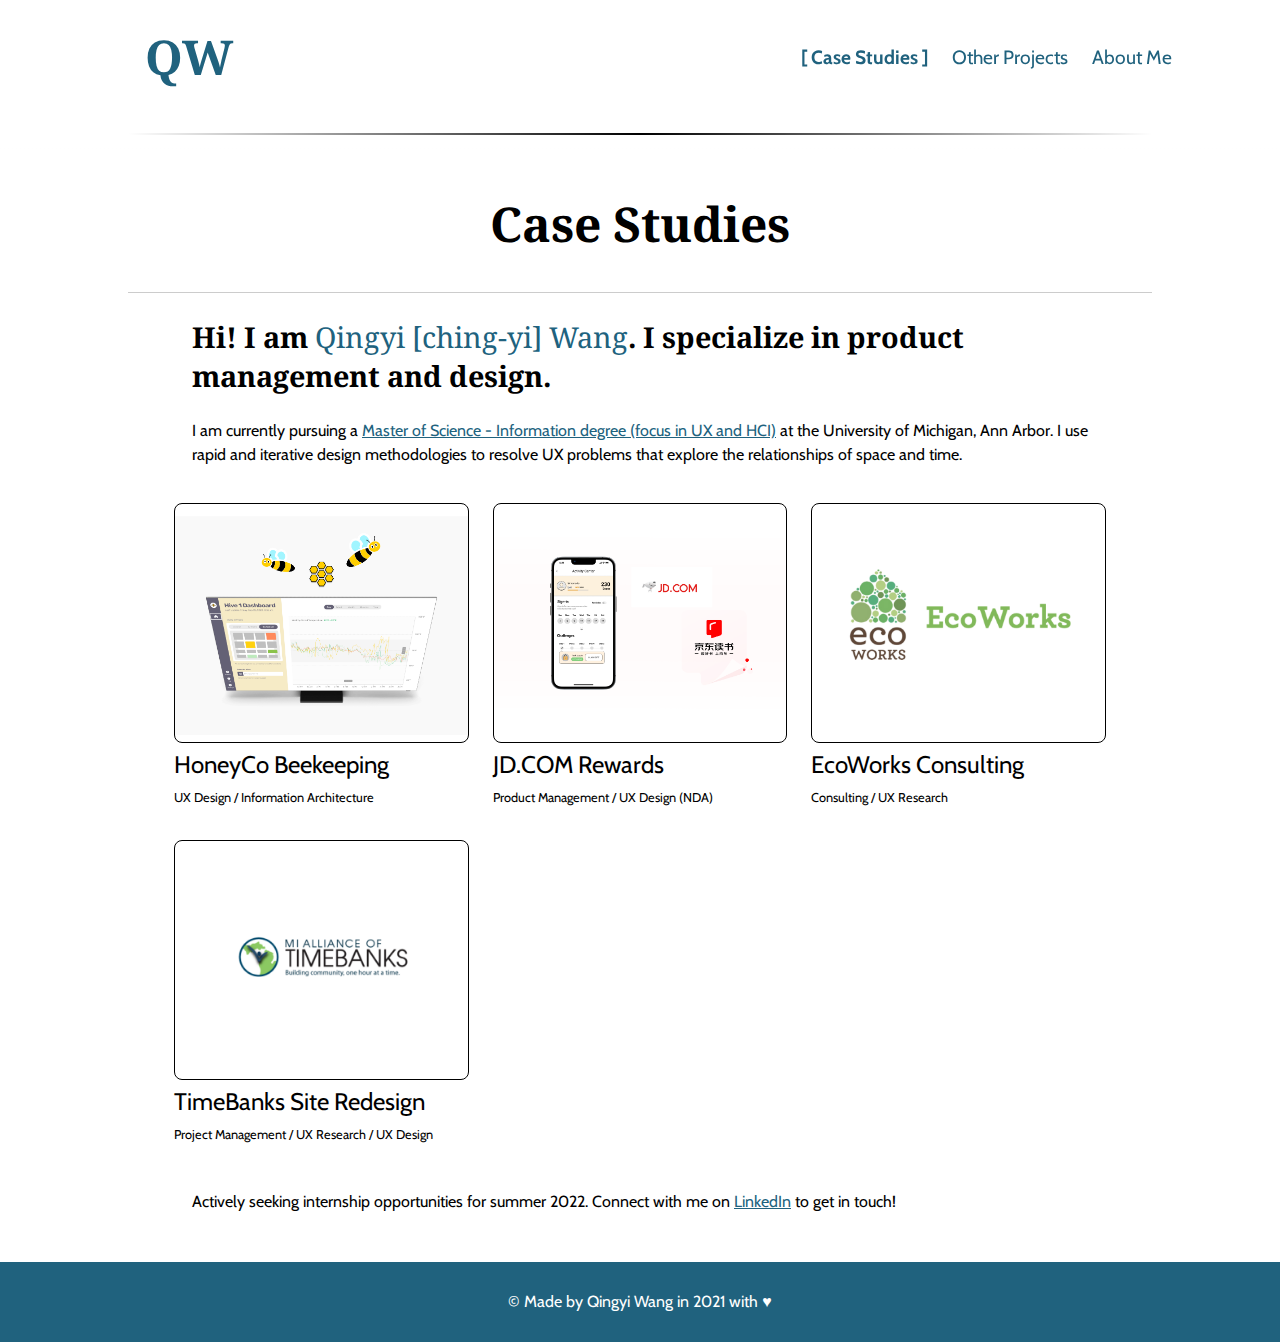
<file: index.html>
<!DOCTYPE html>
<html lang="en">
    <head>
        <meta charset="utf-8">
        <meta name="viewport" content="width=device-width, initial-scale=1">
        <link rel="shortcut icon" href="images/favicon.png" type="image/x-icon">
        <link rel="stylesheet" type="text/css" href="css/html5reset.css">
        <link rel="stylesheet" type="text/css" href="css/style.css">
        <link rel="stylesheet" href="https://fonts.googleapis.com/css?family=Noto+Serif">
        <link rel="stylesheet" href="https://fonts.googleapis.com/css?family=Cabin">
        <script src="js/menu.js" defer></script>
        <title> Qingyi Wang - Cases </title>

        <!-- Global site tag (gtag.js) - Google Analytics -->
        <script async src="https://www.googletagmanager.com/gtag/js?id=G-PHNY5TTPVH"></script>
        <script>
        window.dataLayer = window.dataLayer || [];
        function gtag(){dataLayer.push(arguments);}
        gtag('js', new Date());
        gtag('config', 'G-PHNY5TTPVH');
        </script>
    </head>

    <body>
        <header>
            <a class="skip-key" href="#content">Skip to content</a>
            <nav class = "navbar">
                <h1 class = "my-initials">QW</h1>
                <div class = "icon-wrapper">
                    <img class = "menu-icon" src="images/hamburger_icon.svg" alt="navigation-menu" tabindex=0>
                </div>
                <hr class="nav-divider">
                <div class="nav-links-container">
                    <div class="nav-links">
                        <a id="case-studies-link" class="current-page-link" href="index.html">[ Case Studies ]</a>
                        <a id="other-projects-link" href="projects.html">Other Projects</a>
                        <a id="about-me-link" href="about.html">About Me</a>
                    </div>
                <hr class="nav-divider nav-divider-mobile">
                </div>
            </nav>
        </header>
        <main id="content">
            <h1 class="page-title">Case Studies</h1>
            <hr>

            <div class="content-box">
                <h2>Hi! I am <span id="name">Qingyi [ching-yi] Wang</span>. I specialize in product management and design.</h2>

                <p>I am currently pursuing a <a href="https://www.si.umich.edu/">Master of Science - Information degree (focus in UX and HCI)</a> at the University of Michigan, Ann Arbor. I use rapid and iterative design methodologies to resolve UX problems that explore the relationships of space and time.</p>
            </div>
            
            <div class = "case-studies-gallery">
                <div class = "case-study case-1">
                    <a class = "case-study-link" href="honeyco.html">
                        <img class = "case-thumbnail" src="images/honey-portfolio-cover.png" alt="honeyco-case-study">
                    </a>
                    <p class="case-name">HoneyCo Beekeeping</p>
                    <p class="case-type">UX Design / Information Architecture</p>
                </div>

                <div class = "case-study case-2">
                    <a class = "case-study-link" href="jd.html">
                        <img class = "case-thumbnail" src="images/jd-portfolio-cover.png" alt="jd-dot-com-case-study">
                    </a>
                    <p class="case-name">JD.COM Rewards</p>
                    <p class="case-type">Product Management / UX Design (NDA)</p>
                </div>

                <div class = "case-study case-3">
                    <a class = "case-study-link" href="ecoworks.html">
                        <img class = "case-thumbnail" src="images/ecoworks/ecoworks-thumb.png" alt="ecoworks-case-study">
                    </a>
                    <p class="case-name">EcoWorks Consulting</p>
                    <p class="case-type">Consulting / UX Research</p>
                </div>

                <div class = "case-study case-4">
                    <a class = "case-study-link" href="timebanks.html">
                        <img class = "case-thumbnail" src="images/mitb/mitb-thumb.png" alt="timebanks-case-study">
                    </a>
                    <p class="case-name">TimeBanks Site Redesign</p>
                    <p class="case-type">Project Management / UX Research / UX Design</p>
                </div>
            </div>
            
            <div class="content-box">
                <p>Actively seeking internship opportunities for summer 2022. Connect with me on <a href="https://www.linkedin.com/in/wangqingyi/">LinkedIn</a> to get in touch!</p>
            </div>
            

        </main>

        <footer>
            <div class="footer-container">
                <p class="footer-text"> &copy; Made by Qingyi Wang in 2021 with &hearts; </p>
            </div>
        </footer>
    </body>

    <!-- 
        Attributions: 

            Received help from https://www.w3schools.com/howto/howto_js_mobile_navbar.asp for collapsible mobile nav bar

            Received help from https://www.w3schools.com/howto/howto_css_flip_card.asp for flip card implementation

            Hamburger icon: By Timothy Miller - https://www.iconfinder.com/icons/134216/hamburger_lines_menu_icon, Public Domain, https://commons.wikimedia.org/w/index.php?curid=50764696

    -->
</file>
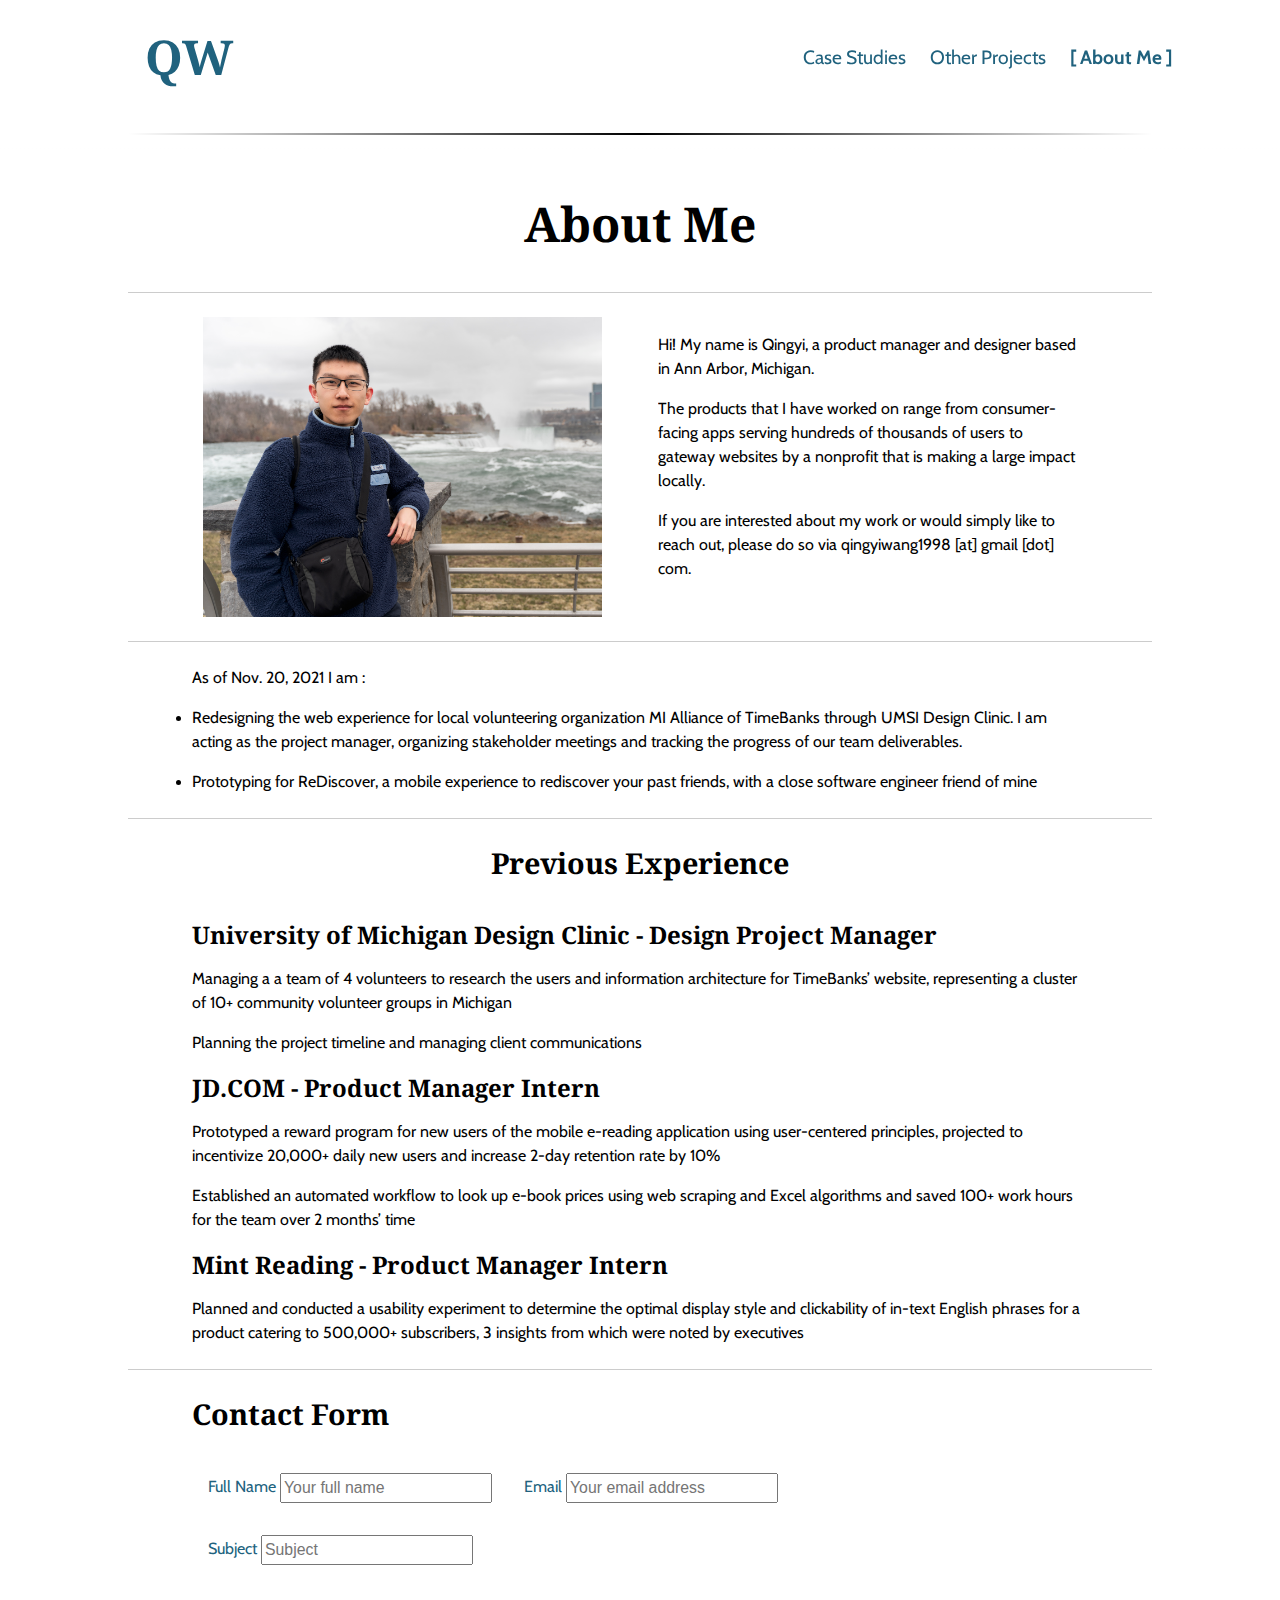
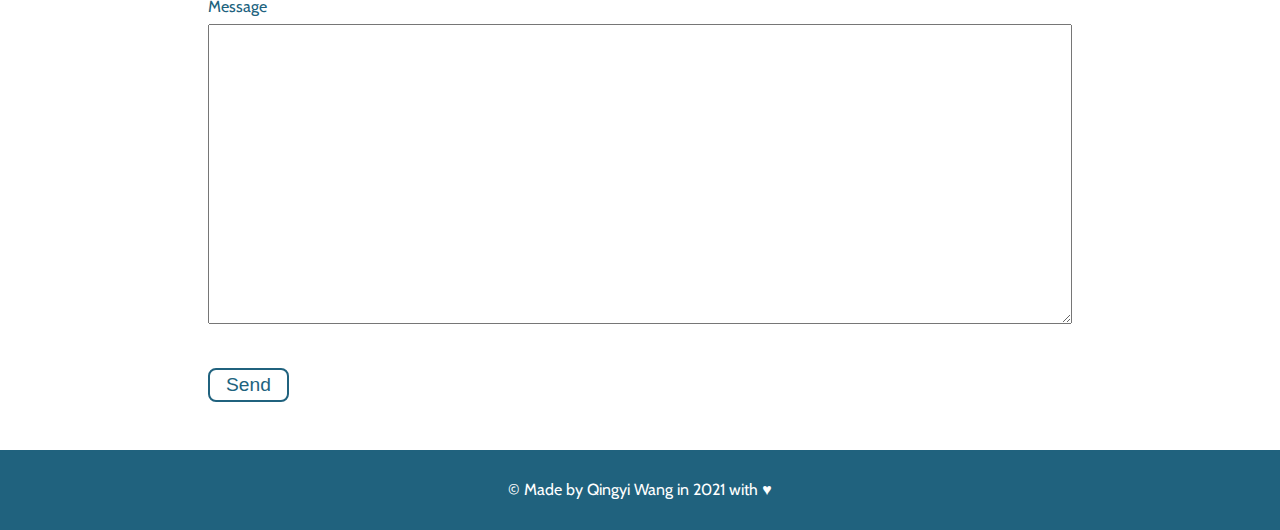
<file: about.html>
<!DOCTYPE html>
<html lang="en">

<head>
    <meta charset="utf-8">
    <meta name="viewport" content="width=device-width, initial-scale=1">
    <link rel="shortcut icon" href="images/favicon.png" type="image/x-icon" aria-label="favicon-letter-q">
    <link rel="stylesheet" type="text/css" href="css/html5reset.css">
    <link rel="stylesheet" type="text/css" href="css/style.css">
    <link rel="stylesheet" href="https://fonts.googleapis.com/css?family=Noto+Serif">
    <link rel="stylesheet" href="https://fonts.googleapis.com/css?family=Cabin">
    <script src="js/menu.js" defer></script>
    <title> Qingyi Wang - About Me </title>

    <!-- Global site tag (gtag.js) - Google Analytics -->
    <script async src="https://www.googletagmanager.com/gtag/js?id=G-PHNY5TTPVH"></script>
    <script>
        window.dataLayer = window.dataLayer || [];

        function gtag() {
            dataLayer.push(arguments);
        }
        gtag('js', new Date());
        gtag('config', 'G-PHNY5TTPVH');
    </script>
</head>

<body>
    <header>
        <a class="skip-key" href="#content">Skip to content</a>
        <nav class="navbar">
            <h1 class="my-initials">QW</h1>
            <div class="icon-wrapper">
                <img class="menu-icon" src="images/hamburger_icon.svg" alt="navigation-menu" tabindex=0>
            </div>
            <hr class="nav-divider">
            <div class="nav-links-container">
                <div class="nav-links">
                    <a id="case-studies-link" href="index.html">Case Studies</a>
                    <a id="other-projects-link" href="projects.html">Other Projects</a>
                    <a id="about-me-link" class="current-page-link" href="about.html">[ About Me ]</a>
                </div>
                <hr class="nav-divider nav-divider-mobile">
            </div>
        </nav>
    </header>
    <main id="content">
        <h1 class="case-title">About Me</h1>
        <hr>

        <div class="content-box about-textbox">
            <div class="intro-1">
                <p>Hi! My name is Qingyi, a product manager and designer based in Ann Arbor, Michigan.</p>

                <p>The products that I have worked on range from consumer-facing apps serving hundreds of thousands of
                    users to gateway websites by a nonprofit that is making a large impact locally. </p>

                <p>If you are interested about my work or would simply like to reach out, please do so via
                    qingyiwang1998 [at] gmail [dot] com.</p>
            </div>

            <!-- Flip card photo implementation-->

            <div class="flip-card-outer" tabindex="0">
                <div class="flip-card-inner">
                    <div class="flip-card-front">
                        <img class="flip-card-image" src="images/my-photo.jpg" alt="my-photo">
                    </div>

                    <div class="flip-card-back">
                        <div class="flip-card-text">
                            <p class="p1">I love traveling and singing. I got to do both on a choir trip to Buffalo, NY
                                :)</p>
                        </div>
                    </div>
                </div>
            </div>

        </div>

        <hr>

        <div class="content-box">
            <div class="intro-2">
                <p>As of Nov. 20, 2021 I am :</p>

                <ul class="text-list">
                    <li>
                        <p>Redesigning the web experience for local volunteering organization MI Alliance of TimeBanks
                            through UMSI Design Clinic. I am acting as the project manager, organizing stakeholder
                            meetings and tracking the progress of our team deliverables.</p>
                    </li>

                    <li>
                        <p>Prototyping for ReDiscover, a mobile experience to rediscover your past friends, with a close
                            software engineer friend of mine</p>
                    </li>
            </div>
        </div>

        <hr>

        <div class="content-box">
            <h2 class="experience-header">Previous Experience</h2>

            <h3>University of Michigan Design Clinic - Design Project Manager </h3>
            <p>Managing a a team of 4 volunteers to research the users and information architecture for TimeBanks’
                website, representing a cluster of 10+ community volunteer groups in Michigan</p>
            <p>Planning the project timeline and managing client communications</p>

            <h3>JD.COM - Product Manager Intern </h3>
            <p>Prototyped a reward program for new users of the mobile e-reading application using user-centered
                principles, projected to incentivize 20,000+ daily new users and increase 2-day retention rate by 10%
            </p>
            <p>Established an automated workflow to look up e-book prices using web scraping and Excel algorithms and
                saved 100+ work hours for the team over 2 months’ time</p>

            <h3>Mint Reading - Product Manager Intern </h3>
            <p>Planned and conducted a usability experiment to determine the optimal display style and clickability of
                in-text English phrases for a product catering to 500,000+ subscribers, 3 insights from which were noted
                by executives</p>
        </div>

        <hr>

        <div class="content-box">
            <h2>Contact Form</h2>
        <div class="form-box">
            
            <form action="https://formspree.io/f/mayvwgkl" method="POST" class="contact-form">
                <div class="form-item">
                    <label for="fullname">Full Name</label>
                    <input type="text" id="fullname" name="fullname" placeholder="Your full name">
                </div>

                <div class="form-item">
                    <label for="email">Email</label>
                    <input type="email" id="email" name="email" placeholder="Your email address">
                </div>


                <div class="form-item">
                    <label for="subject">Subject</label>
                    <input type="text" id="subject" name="subject" placeholder="Subject">
                </div>

                <div class="form-item">
                    <label for="msg">Message</label>
                    <textarea id="msg" name="message" rows="40"></textarea>
                        
                </div>

                <div class="line-break"></div>

                <button type="submit">Send</button>

            </form>
        </div>

    </div>

    </main>
    <footer>
        <div class="footer-container">
            <p class="footer-text"> &copy; Made by Qingyi Wang in 2021 with &hearts; </p>
        </div>
    </footer>
</body>
</file>
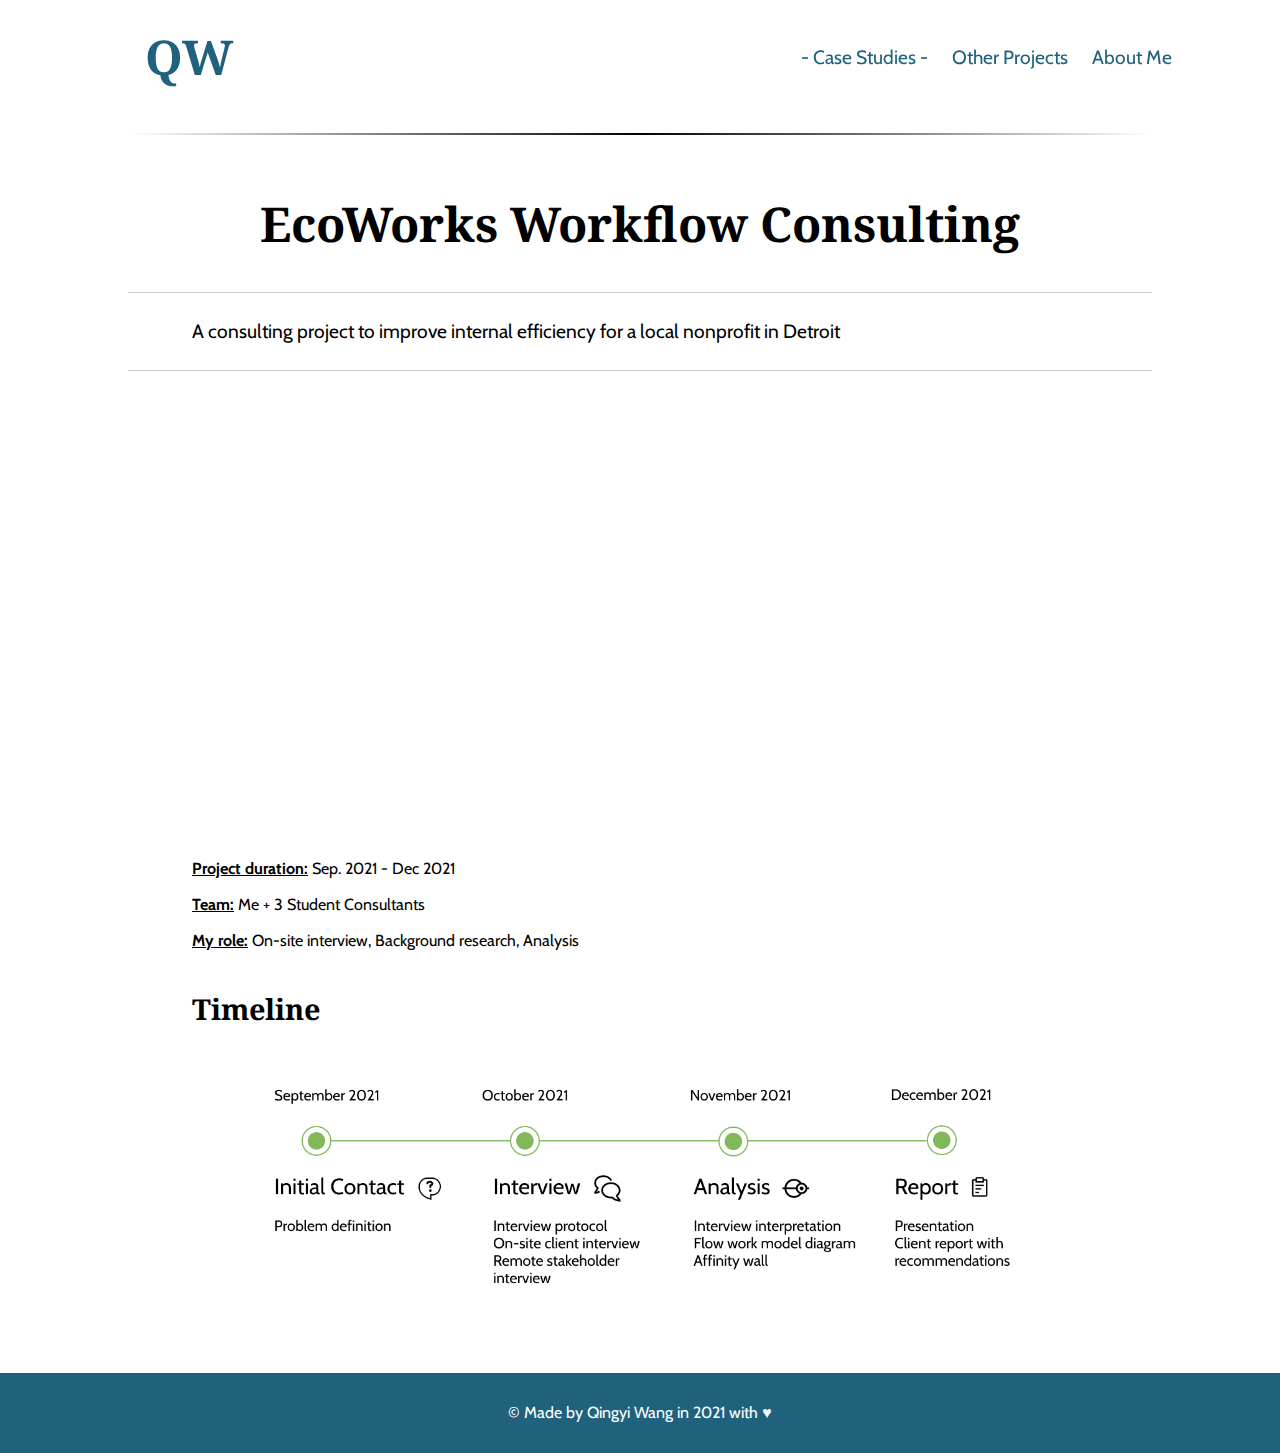
<file: ecoworks.html>
<!DOCTYPE html>
<html lang="en">

<head>
    <meta charset="utf-8">
    <meta name="viewport" content="width=device-width, initial-scale=1">
    <link rel="shortcut icon" href="images/favicon.png" type="image/x-icon" aria-label="favicon-letter-q">
    <link rel="stylesheet" type="text/css" href="css/html5reset.css">
    <link rel="stylesheet" type="text/css" href="css/style.css">
    <link rel="stylesheet" href="https://fonts.googleapis.com/css?family=Noto+Serif">
    <link rel="stylesheet" href="https://fonts.googleapis.com/css?family=Cabin">
    <link href="lightbox-dist/css/lightbox.css" rel="stylesheet" />
    <script src="js/menu.js" defer></script>
    <script src="lightbox-dist/js/lightbox-plus-jquery.js" defer></script>
    <title> Qingyi Wang - HoneyCo </title>

    <!-- Global site tag (gtag.js) - Google Analytics -->
    <script async src="https://www.googletagmanager.com/gtag/js?id=G-PHNY5TTPVH"></script>
    <script>
        window.dataLayer = window.dataLayer || [];

        function gtag() {
            dataLayer.push(arguments);
        }
        gtag('js', new Date());
        gtag('config', 'G-PHNY5TTPVH');
    </script>
</head>

<body>
    <header>
        <a class="skip-key" href="#content">Skip to content</a>
        <nav class="navbar">
            <h1 class="my-initials">QW</h1>
            <div class="icon-wrapper">
                <img class="menu-icon" src="images/hamburger_icon.svg" alt="navigation-menu" tabindex=0>
            </div>
            <hr class="nav-divider">
            <div class="nav-links-container">
                <div class="nav-links">
                    <a id="case-studies-link" href="index.html">- Case Studies -</a>
                    <a id="other-projects-link" href="projects.html">Other Projects</a>
                    <a id="about-me-link" href="about.html">About Me</a>
                </div>
                <hr class="nav-divider nav-divider-mobile">
            </div>
        </nav>
    </header>
    <main id="content">
        <h1 class="case-title">EcoWorks Workflow Consulting</h1>
        <hr>
        <div class="content-box">
            <p class="p1">A consulting project to improve internal efficiency for a local nonprofit in Detroit</p>
        </div>

        <hr>
        <div class="case-summary">
            <iframe src="https://docs.google.com/presentation/d/e/2PACX-1vT2w0kbjl7lNg94HukFH1H1VDs3ystpWcVkU0leYyQB6rJjaLExYPXeELN2pImTPXNbbNKiUrWb2Mit/embed?start=true&loop=false&delayms=60000" frameborder="0" width="100%" height="450" allowfullscreen="true" mozallowfullscreen="true" webkitallowfullscreen="true" class="case-preview"></iframe>
            <div class="case-textbox">
                <p><span class="case-property">Project duration:</span> Sep. 2021 - Dec 2021</p>
                <p><span class="case-property">Team:</span> Me + 3 Student Consultants</p>
                <p><span class="case-property">My role:</span> On-site interview, Background research, Analysis
                </p>
            </div>
        </div>

        <div class="content-box">
            <h2>Timeline</h2>
            <div class="single-image">
                <img src="images/ecoworks/ecoworks-timeline.png" alt="ecoworks-project-timeline">
            </div>
        </div>

    </main>
    <footer>
        <div class="footer-container">
            <p class="footer-text"> &copy; Made by Qingyi Wang in 2021 with &hearts; </p>
        </div>
    </footer>
</body>
</file>
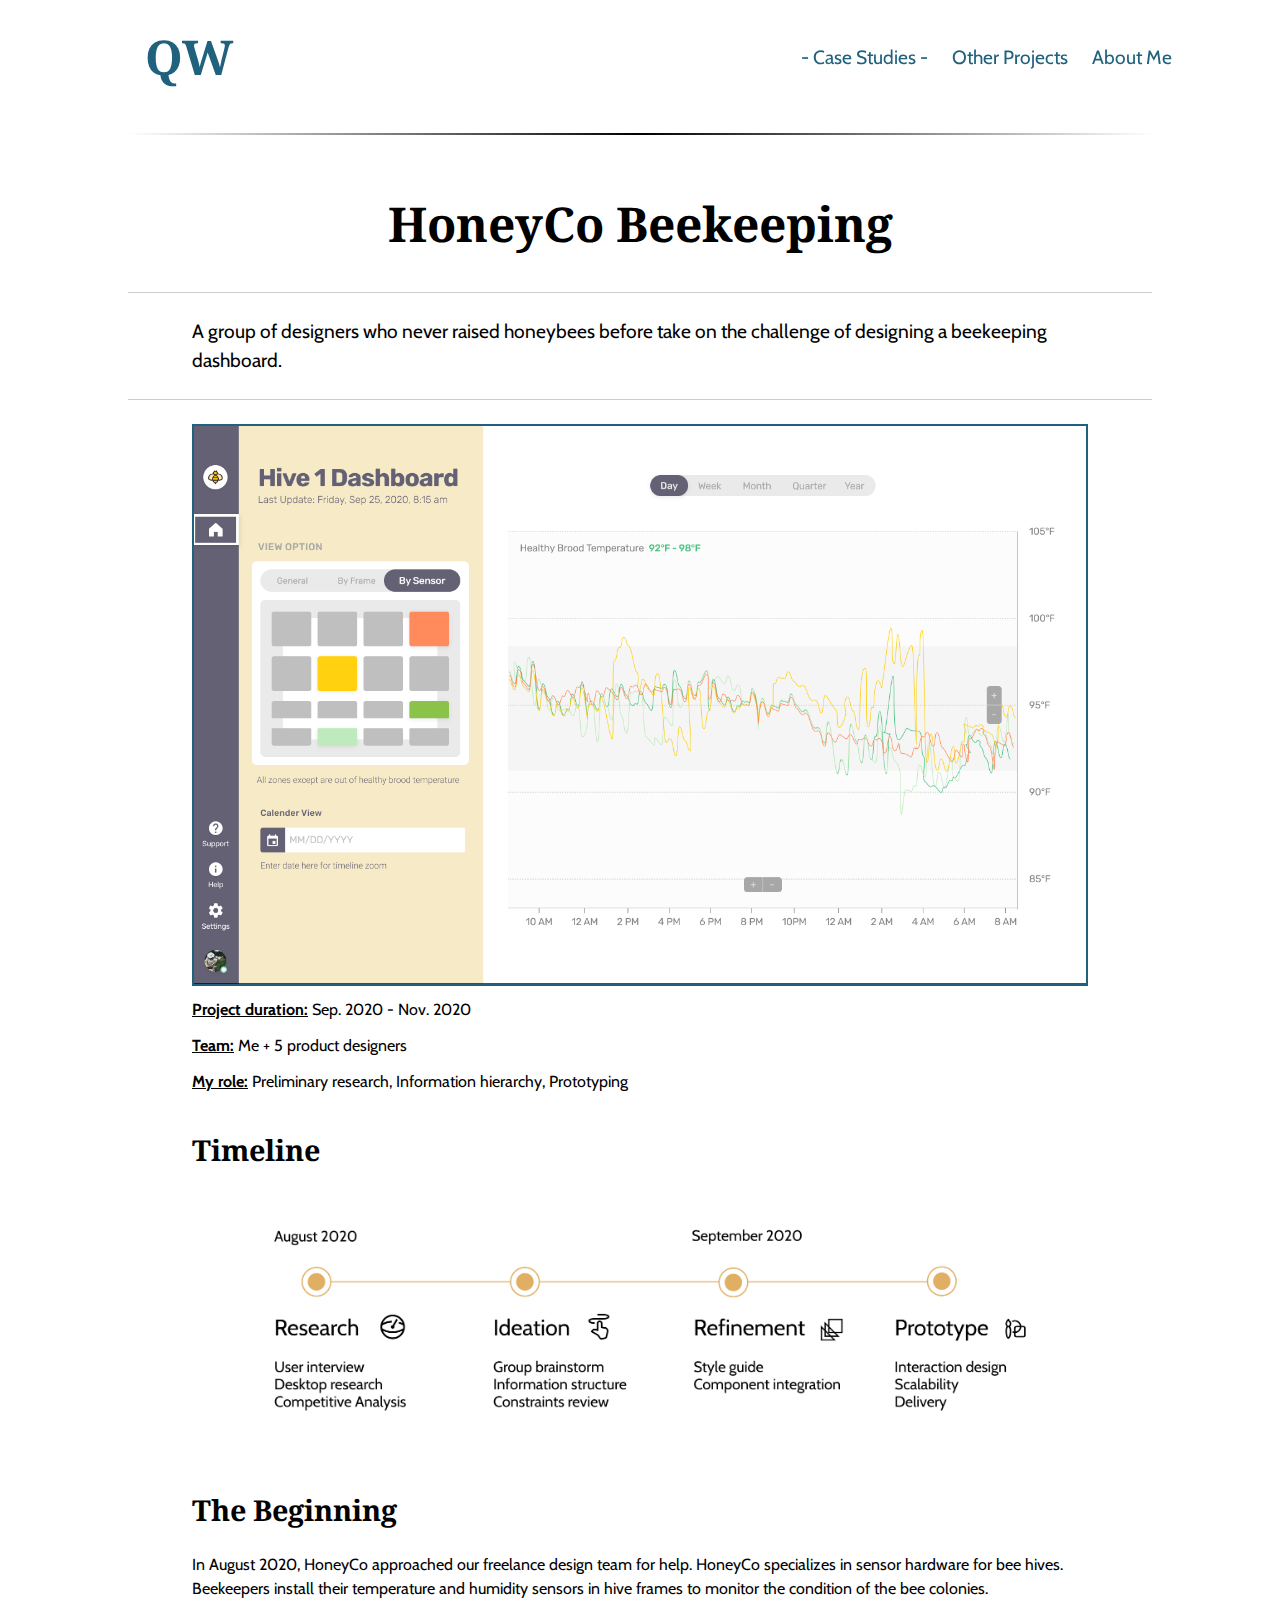
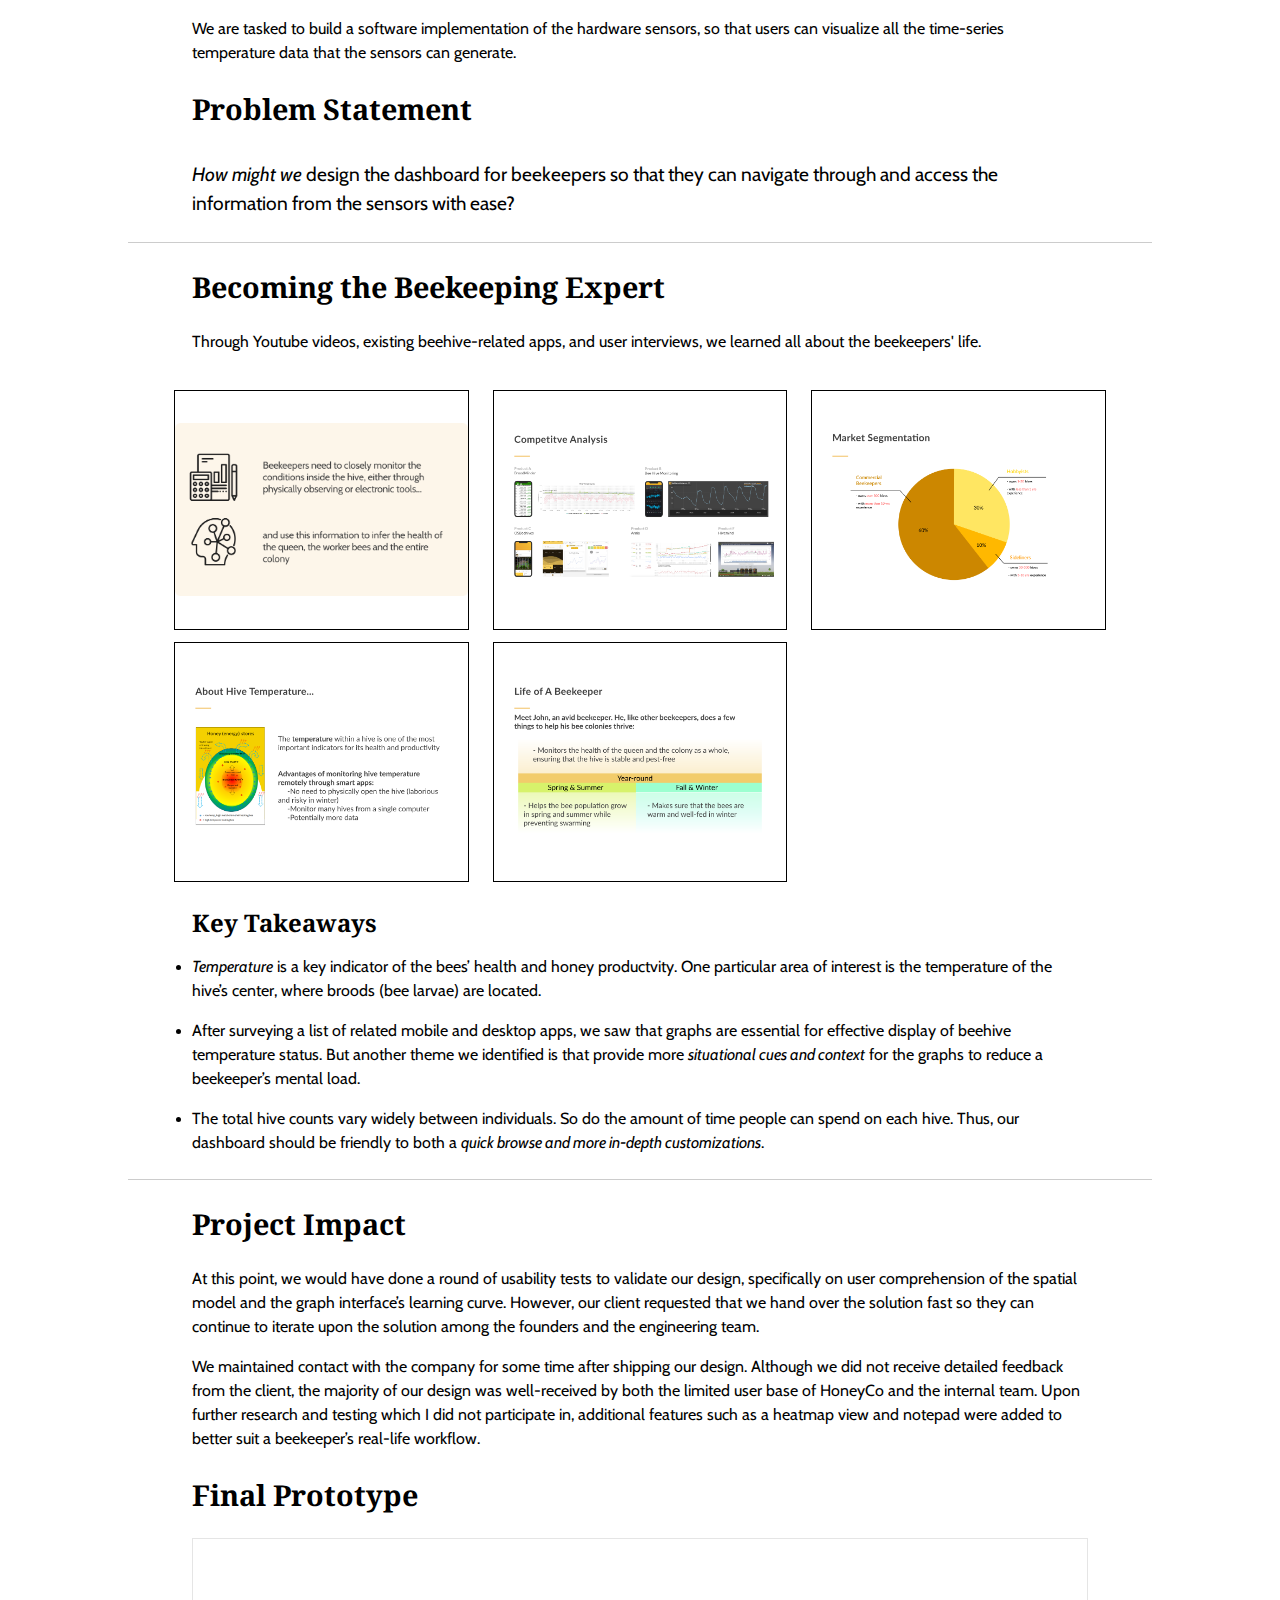
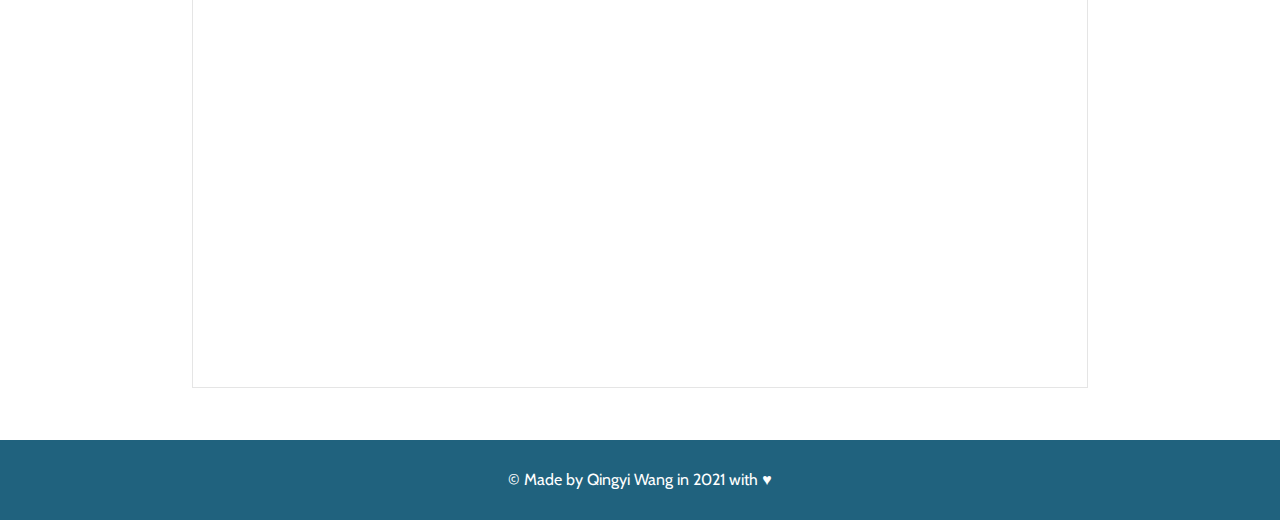
<file: honeyco.html>
<!DOCTYPE html>
<html lang="en">

<head>
    <meta charset="utf-8">
    <meta name="viewport" content="width=device-width, initial-scale=1">
    <link rel="shortcut icon" href="images/favicon.png" type="image/x-icon" aria-label="favicon-letter-q">
    <link rel="stylesheet" type="text/css" href="css/html5reset.css">
    <link rel="stylesheet" type="text/css" href="css/style.css">
    <link rel="stylesheet" href="https://fonts.googleapis.com/css?family=Noto+Serif">
    <link rel="stylesheet" href="https://fonts.googleapis.com/css?family=Cabin">
    <link href="lightbox-dist/css/lightbox.css" rel="stylesheet" />
    <script src="js/menu.js" defer></script>
    <script src="lightbox-dist/js/lightbox-plus-jquery.js" defer></script>
    <title> Qingyi Wang - HoneyCo </title>

    <!-- Global site tag (gtag.js) - Google Analytics -->
    <script async src="https://www.googletagmanager.com/gtag/js?id=G-PHNY5TTPVH"></script>
    <script>
        window.dataLayer = window.dataLayer || [];

        function gtag() {
            dataLayer.push(arguments);
        }
        gtag('js', new Date());
        gtag('config', 'G-PHNY5TTPVH');
    </script>
</head>

<body>
    <header>
        <a class="skip-key" href="#content">Skip to content</a>
        <nav class="navbar">
            <h1 class="my-initials">QW</h1>
            <div class="icon-wrapper">
                <img class="menu-icon" src="images/hamburger_icon.svg" alt="navigation-menu" tabindex=0>
            </div>
            <hr class="nav-divider">
            <div class="nav-links-container">
                <div class="nav-links">
                    <a id="case-studies-link" href="index.html">- Case Studies -</a>
                    <a id="other-projects-link" href="projects.html">Other Projects</a>
                    <a id="about-me-link" href="about.html">About Me</a>
                </div>
                <hr class="nav-divider nav-divider-mobile">
            </div>
        </nav>
    </header>
    <main id="content">
        <h1 class="case-title">HoneyCo Beekeeping</h1>
        <hr>
        <div class="content-box">
            <p class="p1">A group of designers who never raised honeybees before take on the challenge of designing a
                beekeeping dashboard.</p>
        </div>

        <hr>
        <div class="case-summary">
            <img class="case-preview" src="images/sensorview.png" alt="honeyco-project-preview-image">
            <div class="case-textbox">
                <p><span class="case-property">Project duration:</span> Sep. 2020 - Nov. 2020</p>
                <p><span class="case-property">Team:</span> Me + 5 product designers</p>
                <p><span class="case-property">My role:</span> Preliminary research, Information hierarchy, Prototyping
                </p>
            </div>
        </div>

        <div class="content-box">
            <h2>Timeline</h2>
            <div class="single-image">
                <img src="images/honeyco-summary.png" alt="honeyco-project-timeline">
            </div>
        </div>

        <div class="content-box">
            <h2>The Beginning</h2>
            <p>In August 2020, HoneyCo approached our freelance design team for help. HoneyCo specializes in sensor
                hardware for bee hives. Beekeepers install their temperature and humidity sensors in hive frames to
                monitor the condition of the bee colonies.</p>
            <p>We are tasked to build a software implementation of the hardware sensors, so that users can visualize all
                the time-series temperature data that the sensors can generate.<p>
        </div>

        <div class="content-box">
            <h2>Problem Statement</h2>
            <div class="problem-statement">
                <p class="p1"><i>How might we</i> design the dashboard for beekeepers so that they can navigate through
                    and access the information from the sensors with ease?</p>
            </div>
        </div>

        <hr>

        <div class="content-box">
            <h2>Becoming the Beekeeping Expert</h2>
            <p>Through Youtube videos, existing beehive-related apps, and user interviews, we learned all about the
                beekeepers' life.</p>
        </div>

        <div class="page-gallery">
            <img src="images/beekeeper-life-summary.png" alt="slide-about-beekeepers-life">
            <img src="images/competitor-analysis.png" alt="slide-about-competitors in the space">
            <img src="images/market-segments.png" alt="beekeepers-market-segments">
            <img src="images/hive-temp.png" alt="hive-temperature-is-important">
            <img src="images/life-beekeeper.png" alt="life-of-a-beekeeper">
        </div>

        <div class="content-box">
            <h3>Key Takeaways</h3>
            <ul class="text-list">
                <li>
                    <p><i>Temperature</i> is a key indicator of the bees’ health and honey productvity. One particular
                        area of interest is the temperature of the hive’s center, where broods (bee larvae) are located.
                    </p>
                </li>

                <li>
                    <p>After surveying a list of related mobile and desktop apps, we saw that graphs are essential for
                        effective display of beehive temperature status. But another theme we identified is that provide
                        more <i>situational cues and context</i> for the graphs to reduce a beekeeper’s mental load.</p>
                </li>

                <li>
                    <p>The total hive counts vary widely between individuals. So do the amount of time people can spend
                        on each hive. Thus, our dashboard should be friendly to both a <i>quick browse and more in-depth
                            customizations</i>.</p>
                </li>
            </ul>
        </div>

        <hr>
        <div class = "content-box">
            <h2>Project Impact</h2>

            <p>At this point, we would have done a round of usability tests to validate our design, specifically on user
            comprehension of the spatial model and the graph interface’s learning curve. However, our client
            requested that we hand over the solution fast so they can continue to iterate upon the solution among
            the founders and the engineering team.</p>

            <p>We maintained contact with the company for some time after shipping our design. Although we did not
            receive detailed feedback from the client, the majority of our design was well-received by both the
            limited user base of HoneyCo and the internal team. Upon further research and testing which I did not
            participate in, additional features such as a heatmap view and notepad were added to better suit a
            beekeeper’s real-life workflow.</p>
        </div>

        <div class = "content-box">
            <h2>Final Prototype</h2>

            <iframe style="border: 1px solid rgba(0, 0, 0, 0.1);" width="100%" height="450" src="https://www.figma.com/embed?embed_host=share&url=https%3A%2F%2Fwww.figma.com%2Fproto%2F5Q259PhLL6jCGjP7ZEv6JN%2FHive-Monitoring-Web-App%253A-Final-Presentation-Deck%3Fpage-id%3D0%253A1%26node-id%3D523%253A707%26viewport%3D241%252C48%252C0.12%26scaling%3Dscale-down%26starting-point-node-id%3D523%253A707" allowfullscreen></iframe>
            </div>
            
        </div>
        
    </main>
    <footer>
        <div class="footer-container">
            <p class="footer-text"> &copy; Made by Qingyi Wang in 2021 with &hearts; </p>
        </div>
    </footer>
</body>
</file>
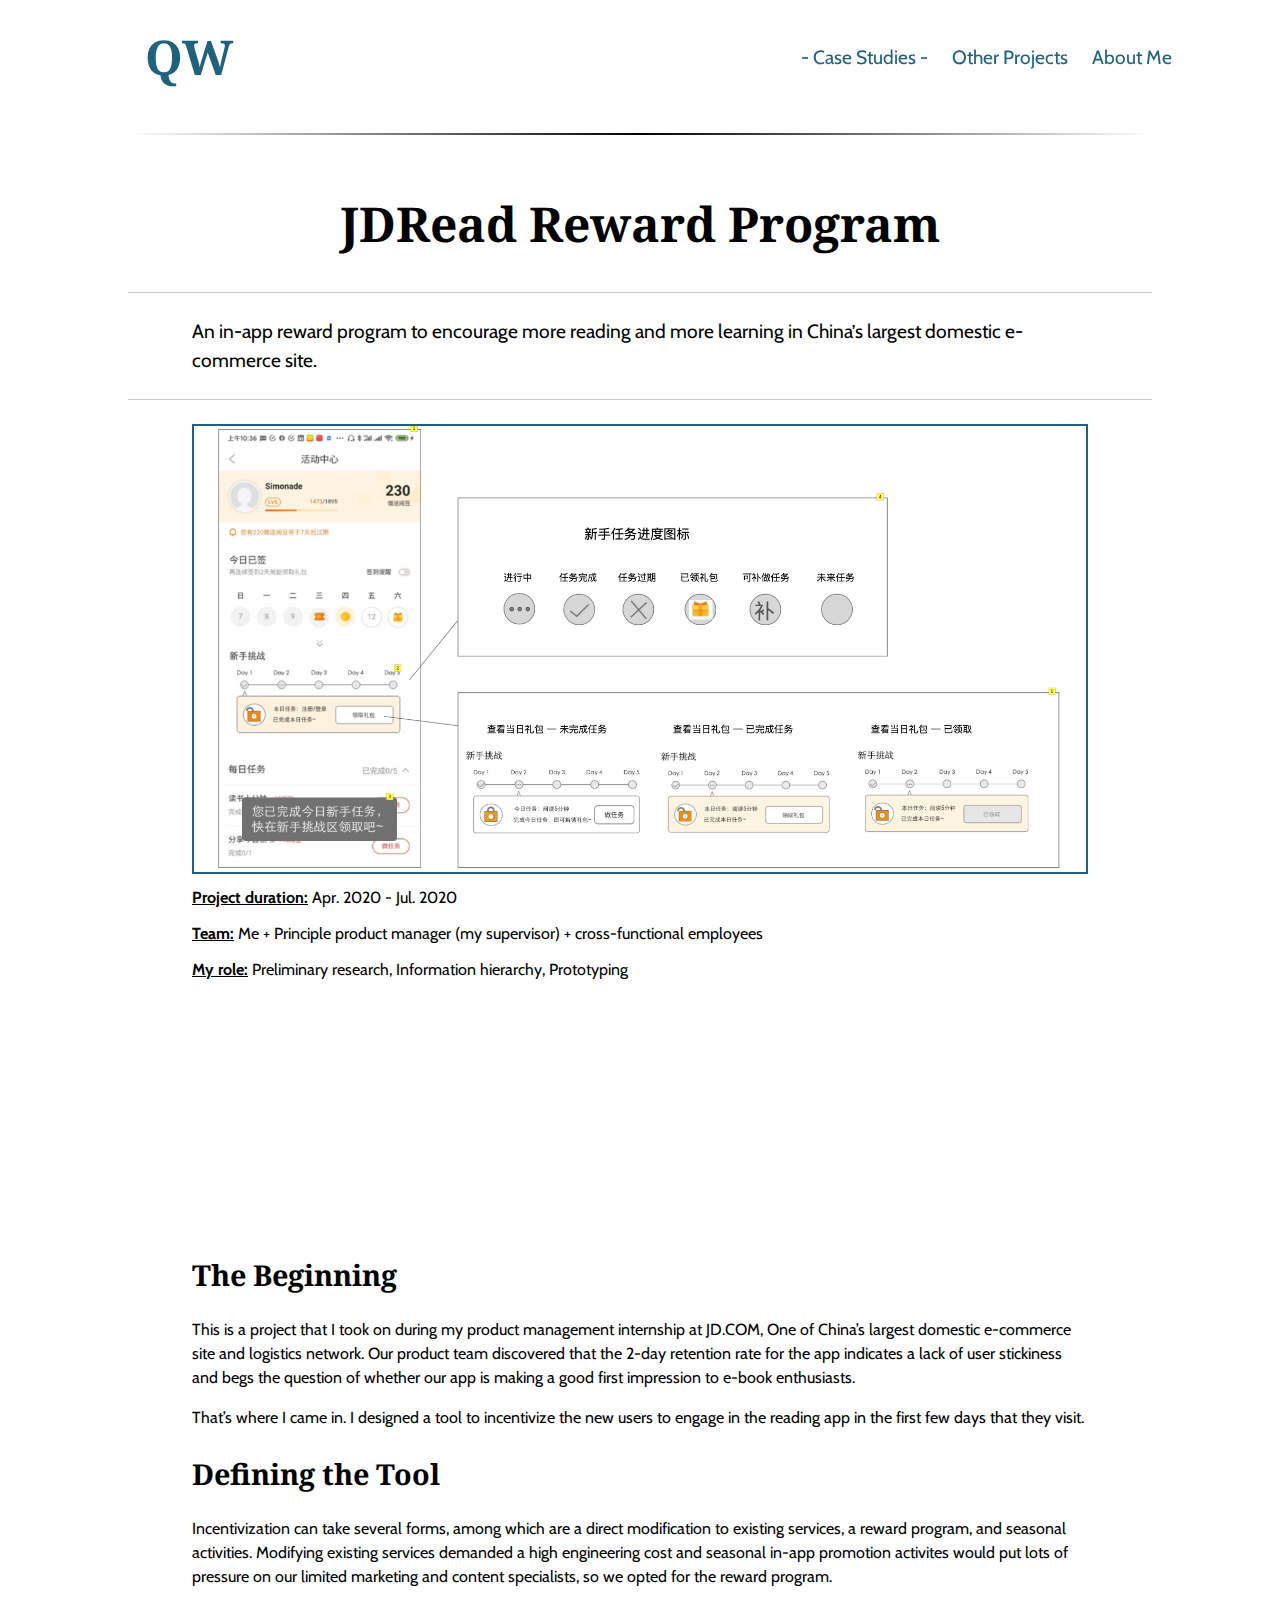
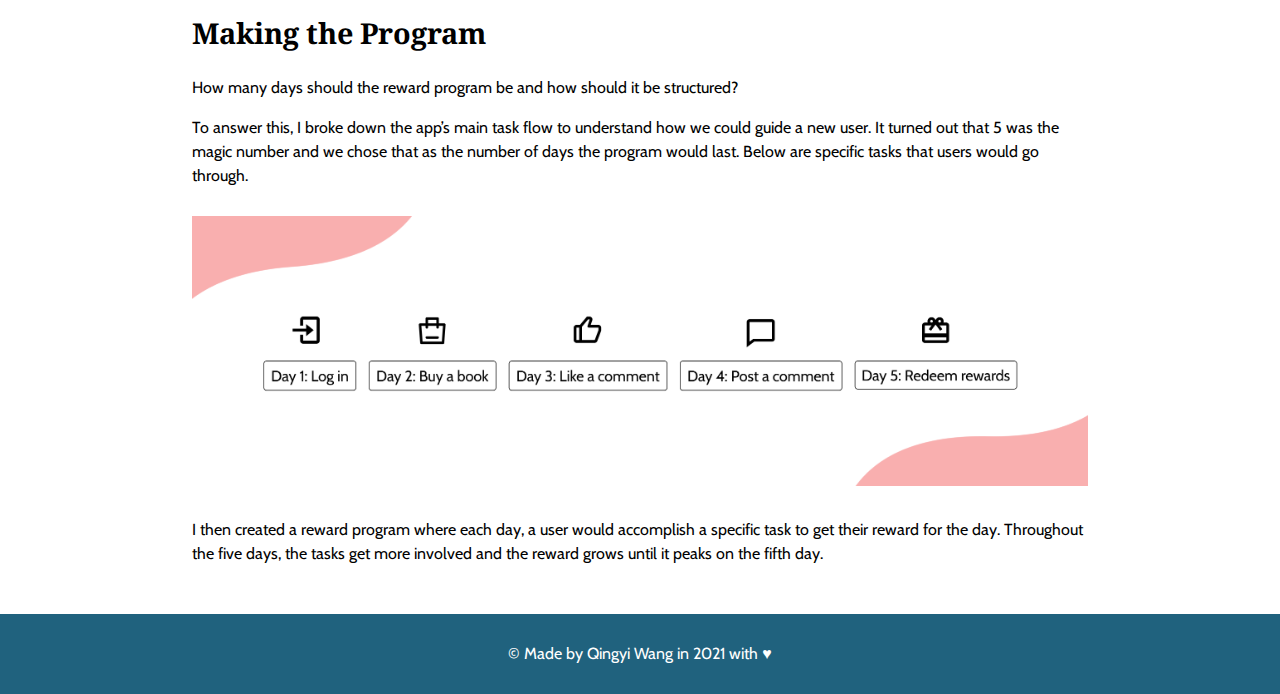
<file: jd.html>
<!DOCTYPE html>
<html lang="en">

<head>
    <meta charset="utf-8">
    <meta name="viewport" content="width=device-width, initial-scale=1">
    <link rel="shortcut icon" href="images/favicon.png" type="image/x-icon">
    <link rel="stylesheet" type="text/css" href="css/html5reset.css">
    <link rel="stylesheet" type="text/css" href="css/style.css">
    <link rel="stylesheet" href="https://fonts.googleapis.com/css?family=Noto+Serif">
    <link rel="stylesheet" href="https://fonts.googleapis.com/css?family=Cabin">
    <script src="js/menu.js" defer></script>
    <title> Qingyi Wang - JD.COM Rewards </title>

    <!-- Global site tag (gtag.js) - Google Analytics -->
    <script async src="https://www.googletagmanager.com/gtag/js?id=G-PHNY5TTPVH"></script>
    <script>
        window.dataLayer = window.dataLayer || [];

        function gtag() {
            dataLayer.push(arguments);
        }
        gtag('js', new Date());
        gtag('config', 'G-PHNY5TTPVH');
    </script>
</head>

<body>
    <header>
        <a class="skip-key" href="#content">Skip to content</a>
        <nav class="navbar">
            <h1 class="my-initials">QW</h1>
            <div class="icon-wrapper">
                <img class="menu-icon" src="images/hamburger_icon.svg" alt="navigation-menu" tabindex=0>
            </div>
            <hr class="nav-divider">
            <div class="nav-links-container">
                <div class="nav-links">
                    <a id="case-studies-link" href="index.html">- Case Studies -</a>
                    <a id="other-projects-link" href="projects.html">Other Projects</a>
                    <a id="about-me-link" href="about.html">About Me</a>
                </div>
                <hr class="nav-divider nav-divider-mobile">
            </div>
        </nav>
    </header>
    <main id="content">
        <h1 class="case-title">JDRead Reward Program</h1>
        <hr>
        <div class="content-box">
            <p class="p1">An in-app reward program to encourage more reading and more learning in China’s largest
                domestic e-commerce site.</p>
        </div>
        <hr>

        <div class="case-summary">
            <img class="case-preview" src="images/jd.com/heading-page.png" alt="jd-project-preview-image">
            <div class="case-textbox">
                <p><span class="case-property">Project duration:</span> Apr. 2020 - Jul. 2020</p>
                <p><span class="case-property">Team:</span> Me + Principle product manager (my supervisor) + cross-functional employees</p>
                <p><span class="case-property">My role:</span> Preliminary research, Information hierarchy, Prototyping
                </p>
            </div>
        </div>

        <div class="parallax-box">
            <div class="content-box">
                <h2>Due to an NDA, I cannot disclose extensive visual and programmatical details about this project. But I
                    am able to provide a verbal walkthrough and share some insights.</h2>
            </div>
        </div>

        <div class="content-box">
            <h2>The Beginning</h2>
            <p>This is a project that I took on during my product management internship at JD.COM, One of China’s
                largest domestic e-commerce site and logistics network. Our product team discovered that the 2-day
                retention rate for the app indicates a lack of user stickiness and begs the question of whether our app
                is making a good first impression to e-book enthusiasts.</p>

            <p>That’s where I came in. I designed a tool to incentivize the new users to engage in the reading app in
                the first few days that they visit.</p>
        </div>


        <div class="content-box">
            <h2>Defining the Tool</h2>
            <p>Incentivization can take several forms, among which are a direct modification to existing services, a
                reward program, and seasonal activities. Modifying existing services demanded a high engineering cost
                and seasonal in-app promotion activites would put lots of pressure on our limited marketing and content
                specialists, so we opted for the reward program.</p>
        </div>

        <div class="content-box">
            <h2>Making the Program</h2>
            <p>How many days should the reward program be and how should it be structured?</p>

            <p>To answer this, I broke down the app’s main task flow to understand how we could guide a new user. It
                turned out that 5 was the magic number and we chose that as the number of days the program would last.
                Below are specific tasks that users would go through.</p>

            <img class="single-image" src="images/jd.com/taskflow.png" alt="the-steps-i-took-to-create-the-program">

            <p>I then created a reward program where each day, a user would accomplish a specific task to get their
                reward for the day. Throughout the five days, the tasks get more involved and the reward grows until it
                peaks on the fifth day.</p>

        </div>

    </main>
    <footer>
        <div class="footer-container">
            <p class="footer-text"> &copy; Made by Qingyi Wang in 2021 with &hearts; </p>
        </div>
    </footer>
</body>
</file>
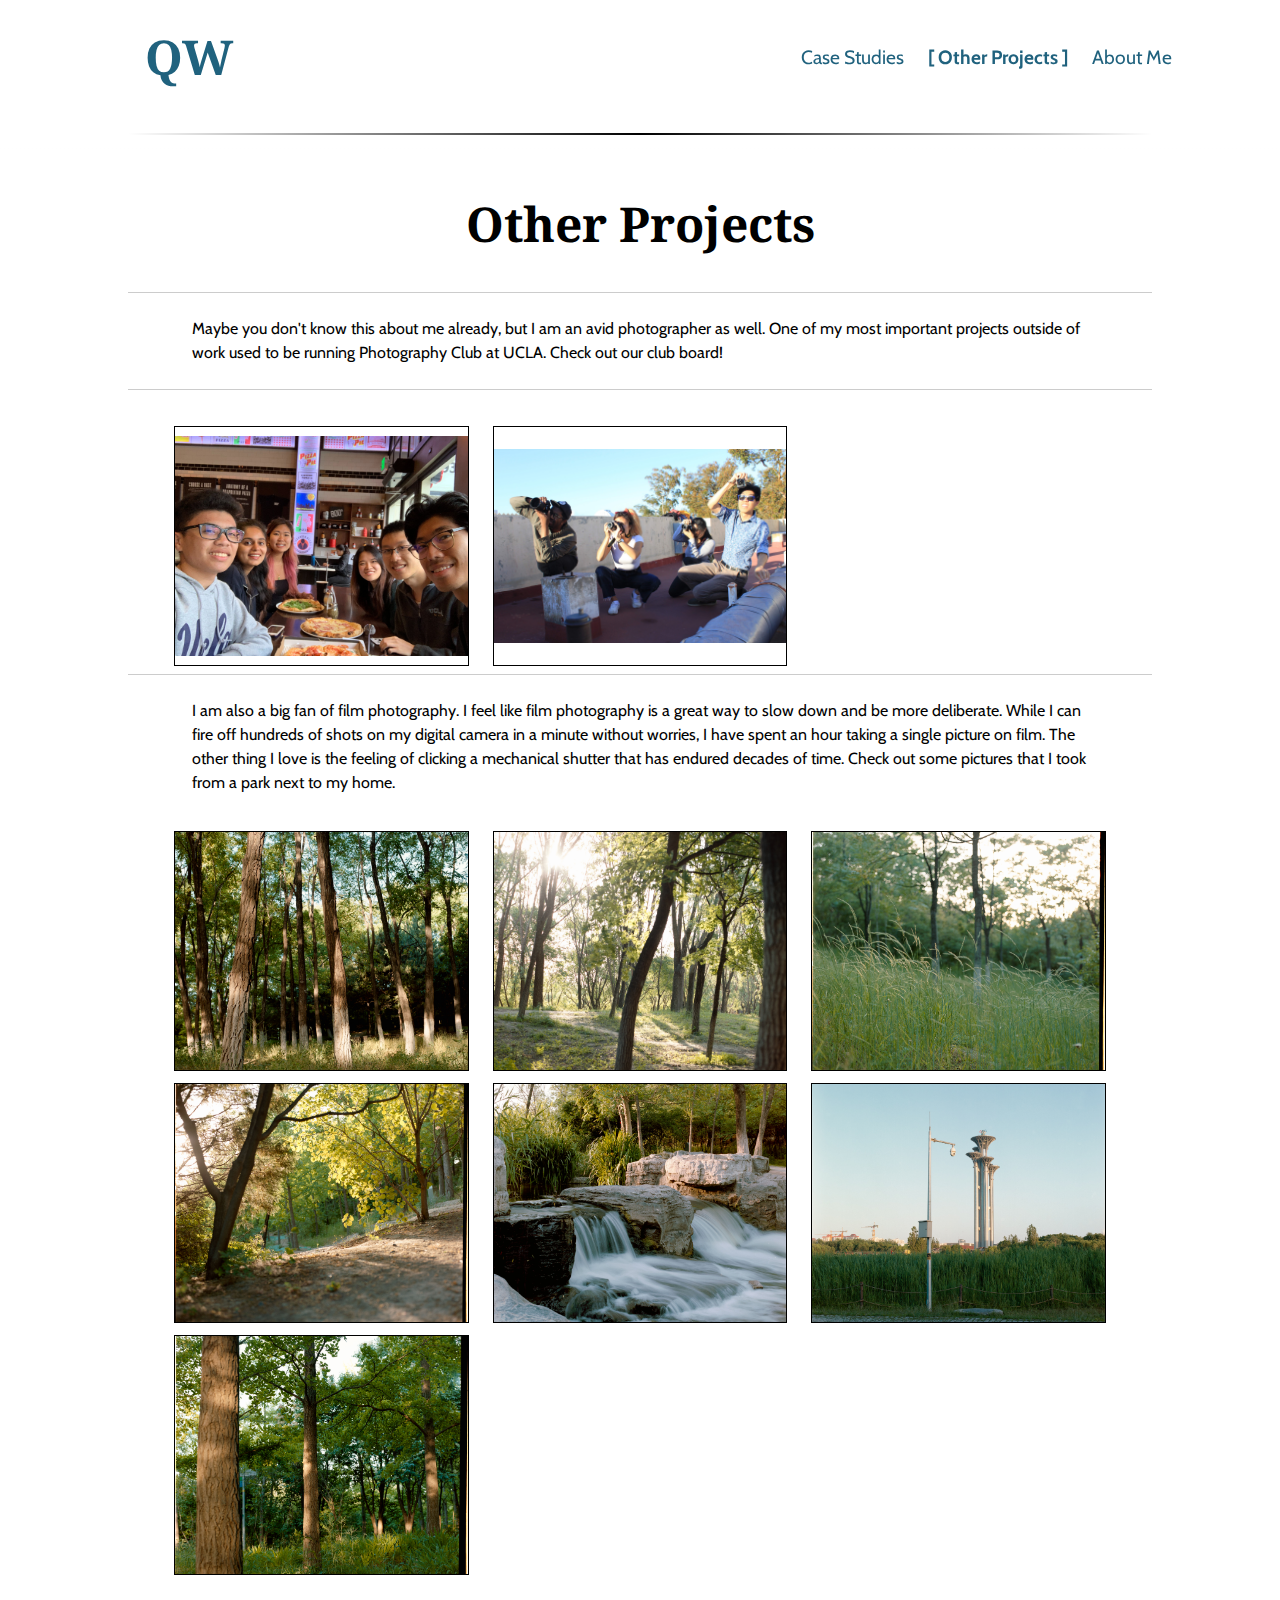
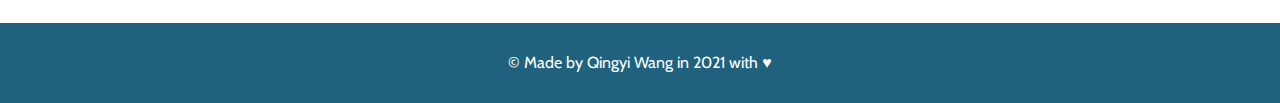
<file: projects.html>
<!DOCTYPE html>
<html lang="en">
    <head>
        <meta charset="utf-8">
        <meta name="viewport" content="width=device-width, initial-scale=1">
        <link rel="shortcut icon" href="images/favicon.png" type="image/x-icon">
        <link rel="stylesheet" type="text/css" href="css/html5reset.css">
        <link rel="stylesheet" type="text/css" href="css/style.css">
        <link rel="stylesheet" href="https://fonts.googleapis.com/css?family=Noto+Serif">
        <link rel="stylesheet" href="https://fonts.googleapis.com/css?family=Cabin">
        <script src="js/menu.js" defer></script>
        <title> Qingyi Wang - Other Projects </title>

        <!-- Global site tag (gtag.js) - Google Analytics -->
        <script async src="https://www.googletagmanager.com/gtag/js?id=G-PHNY5TTPVH"></script>
        <script>
        window.dataLayer = window.dataLayer || [];
        function gtag(){dataLayer.push(arguments);}
        gtag('js', new Date());
        gtag('config', 'G-PHNY5TTPVH');
        </script>
    </head>

    <body>
        <header>
            <a class="skip-key" href="#content">Skip to content</a>
            <nav class = "navbar">
                <h1 class = "my-initials">QW</h1>
                <div class = "icon-wrapper">
                    <img class = "menu-icon" src="images/hamburger_icon.svg" alt="navigation-menu" tabindex=0>
                </div>
                <hr class="nav-divider">
                <div class="nav-links-container">
                    <div class="nav-links">
                        <a id="case-studies-link" href="index.html">Case Studies</a>
                        <a id="other-projects-link" class="current-page-link" href="projects.html">[ Other Projects ]</a>
                        <a id="about-me-link" href="about.html">About Me</a>
                    </div>
                    <hr class="nav-divider nav-divider-mobile">
                </div>
            </nav>
        </header>
        <main>
            <h1 class="case-title">Other Projects</h1>
            <hr>
            <div class="content-box">
                <p  id="content">Maybe you don't know this about me already, but I am an avid photographer as well. One of my most important projects outside of work used to be running Photography Club at UCLA. Check out our club board!</p>
            </div>            
            <hr>
            <div class="page-gallery">
                <img src="images/photoclub-1.jpg" alt="photography-club-board-members">
                <img src="images/photoclub-2.jpg" alt="photography-club-board-members">
            </div>
            <hr>
            <div class="content-box">
                <p>I am also a big fan of film photography. I feel like film photography is a great way to slow down and be more deliberate. While I can fire off hundreds of shots on my digital camera in a minute without worries, I have spent an hour taking a single picture on film. The other thing I love is the feeling of clicking a mechanical shutter that has endured decades of time. Check out some pictures that I took from a park next to my home.</p>
            </div>
            
            <div class="page-gallery" id="film-gallery">
                <img src="images/20210622-05854.jpg" alt="park-photography-1">
                <img src="images/20210622-05856.jpg" alt="park-photography-2">
                <img src="images/20210622-05857.jpg" alt="park-photography-3">
                <img src="images/20210622-05858.jpg" alt="park-photography-4">
                <img src="images/20210622-05859.jpg" alt="park-photography-5">
                <img src="images/20210622-05860.jpg" alt="park-photography-6">
                <img src="images/20210622-05862.jpg" alt="park-photography-7">
            </div>
        </main>
        <footer>
            <div class="footer-container">
                <p class="footer-text"> &copy; Made by Qingyi Wang in 2021 with &hearts; </p>
            </div>
        </footer>
    </body>
</file>
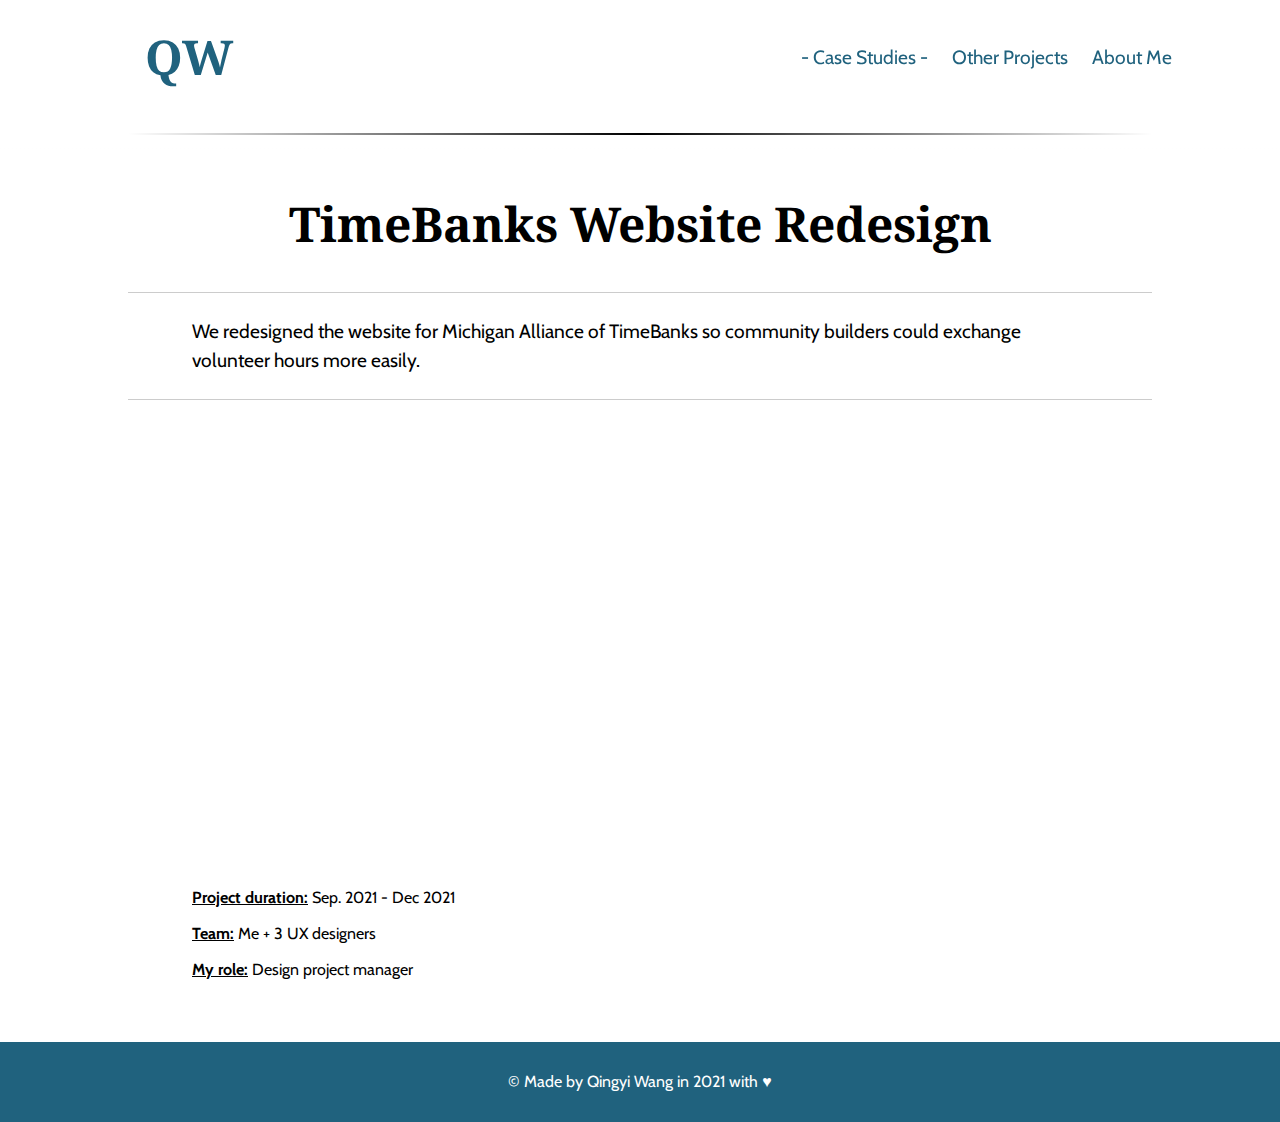
<file: timebanks.html>
<!DOCTYPE html>
<html lang="en">

<head>
    <meta charset="utf-8">
    <meta name="viewport" content="width=device-width, initial-scale=1">
    <link rel="shortcut icon" href="images/favicon.png" type="image/x-icon" aria-label="favicon-letter-q">
    <link rel="stylesheet" type="text/css" href="css/html5reset.css">
    <link rel="stylesheet" type="text/css" href="css/style.css">
    <link rel="stylesheet" href="https://fonts.googleapis.com/css?family=Noto+Serif">
    <link rel="stylesheet" href="https://fonts.googleapis.com/css?family=Cabin">
    <link href="lightbox-dist/css/lightbox.css" rel="stylesheet" />
    <script src="js/menu.js" defer></script>
    <script src="lightbox-dist/js/lightbox-plus-jquery.js" defer></script>
    <title> Qingyi Wang - HoneyCo </title>

    <!-- Global site tag (gtag.js) - Google Analytics -->
    <script async src="https://www.googletagmanager.com/gtag/js?id=G-PHNY5TTPVH"></script>
    <script>
        window.dataLayer = window.dataLayer || [];

        function gtag() {
            dataLayer.push(arguments);
        }
        gtag('js', new Date());
        gtag('config', 'G-PHNY5TTPVH');
    </script>
</head>

<body>
    <header>
        <a class="skip-key" href="#content">Skip to content</a>
        <nav class="navbar">
            <h1 class="my-initials">QW</h1>
            <div class="icon-wrapper">
                <img class="menu-icon" src="images/hamburger_icon.svg" alt="navigation-menu" tabindex=0>
            </div>
            <hr class="nav-divider">
            <div class="nav-links-container">
                <div class="nav-links">
                    <a id="case-studies-link" href="index.html">- Case Studies -</a>
                    <a id="other-projects-link" href="projects.html">Other Projects</a>
                    <a id="about-me-link" href="about.html">About Me</a>
                </div>
                <hr class="nav-divider nav-divider-mobile">
            </div>
        </nav>
    </header>
    <main id="content">
        <h1 class="case-title">TimeBanks Website Redesign</h1>
        <hr>
        <div class="content-box">
            <p class="p1">We redesigned the website for Michigan Alliance of TimeBanks so community builders could exchange volunteer hours more easily.</p>
        </div>

        <hr>
        <div class="case-summary">
            <iframe src="https://docs.google.com/presentation/d/e/2PACX-1vRtBeDfvn2q9zUb1r35hZ2AwKp1vFOBIod8qiL4PGKtDo0Cyb9cQJ-w_1_RgKM5KE3twgIeAp21vWLp/embed?start=false&loop=false&delayms=60000" frameborder="0" width="100%" height="450" allowfullscreen="true" mozallowfullscreen="true" webkitallowfullscreen="true"></iframe>
            <div class="case-textbox">
                <p><span class="case-property">Project duration:</span> Sep. 2021 - Dec 2021</p>
                <p><span class="case-property">Team:</span> Me + 3 UX designers</p>
                <p><span class="case-property">My role:</span> Design project manager
                </p>
            </div>
        </div>

    </main>
    <footer>
        <div class="footer-container">
            <p class="footer-text"> &copy; Made by Qingyi Wang in 2021 with &hearts; </p>
        </div>
    </footer>
</body>
</file>
<file: css/style.css>
body{
    font-size: 16px;
    padding: 0;
    margin: 0;
}

h1{
    font-family: "Noto Serif", "Times New Roman", serif;
    font-size: 3rem;
    padding: 12px 12px 12px 12px; 
    font-weight: 700;
}

h2{
    font-family: "Noto Serif", "Times New Roman", serif;
    font-weight: 700;
    font-size: 1.8rem;
    margin: 24px 0 24px 0;
}

h3{
    font-family: "Noto Serif", "Times New Roman", serif;
    font-weight: 700;
    font-size: 1.5rem;
    margin: 16px 0 16px 0;
}

hr{
    background: rgba(255,255,255,0);
    margin: 24px 5% 8px 5%;
}

a{
    font-family: "Cabin", "Arial", sans-serif;
    color: #20627E;
}

p{
    font-family: "Cabin", "Arial", sans-serif;
    line-height: 1.5;
    padding: 0;
    font-size: 1rem;
    margin: 16px 0 16px 0;
}

ul{
    margin: 16px 0 16px 0;
    display: block;
}

li{
    list-style-type: disc;
    margin: 16px 0 16px 0;
}

header{
    background: rgb(255,255,255);
    background: linear-gradient(180deg, rgba(255,255,255,1) 95%, rgba(255,255,255,0) 100%);
    position: sticky;
    top: 0px;
    padding: 12px 0 12px 0;
    z-index: 2;
}

*:focus{
    border: 2px solid #20627E;
    border-radius: 5px;
}

.p1{
    font-size: 1.2rem;
}

li > p{
    margin: 0;
}

.content-box{
    margin: 24px 10%;
}

.menu-icon{
    position: absolute;
    right: 10%;
    top: 40px;
    border: 2px solid transparent;
}

.icon-wrapper{
    cursor: pointer;
}

.nav-links{
    display: flex;
    flex-flow: column nowrap;
}

.nav-links > a{
    text-align: center;
    font-size: 1.5rem;
    text-decoration: none;
    padding: 4px 0 4px 0;
    margin: 4px 0 4px 0;
}

.nav-links-container{
    display: none;
}

.current-page-link{
    font-weight: 700;
}

.nav-divider{
    background: linear-gradient(90deg, rgba(255,255,255,0) 0%, rgba(0,0,0,1) 50%, rgba(255,255,255,0) 100%);
    height: 2px;
    border: 0;
}

.skip-key{
    position: absolute;
    padding: 4px;
    border: 1px solid #000000;
    left: -200px;
    top: -50px;
    -webkit-transition: top 0.3s cubic-bezier(.48,.04,.53,.92), left 0.3s cubic-bezier(.48,.04,.53,.92);
}

.skip-key:focus{
    left: 0px;
    top: 0px;
}

.my-initials{
    margin-left: 5%;
    display: inline-block;
    color: #20627E;
}

#name{
    color: #20627E;
}

.footer-container{
    background-color: #20627E;
    margin-top: 48px;
    margin-bottom: -50px;
    padding: 12px 5% 12px 5%;
}

.footer-text{
    text-align: center;
    color: #FFFFFF;
    font-size: 1rem;
}

.case-studies-gallery, .page-gallery{
    display: grid;
    grid-auto-rows: auto;
    grid-template-columns: 70%;
    justify-content: center;
    row-gap: 12px;
}

.page-gallery > img{
    border: 1px solid #000000;
}

.single-image{
    width: 100%;
    margin: 12px 0 12px 0;
}

.case-thumbnail{
    width: 100%;
    height: 240px;
    object-fit: scale-down;
    border: 1px solid #000000;
    border-radius: 8px;
}

.case-study{
    display: grid;
    grid-template-rows: 6fr 1fr 1fr;
    align-items: start;
}

.case-name, .case-type{
    margin: 0;
    padding: 0;
}

.case-name{
    font-size: 1.5rem;
}

.case-type{
    font-size: 0.8rem;
    color: #000000;
}

.case-title, .page-title{
    text-align: center;
    margin: 24px 15% 24px 15%;
    font-weight: 700;
}

.case-summary{
    display: grid;
    grid-template-columns: 70%;
    justify-content: center;
    margin-top: 24px;
}

.case-summary > img{
    border: 2px solid #20627E;
}

.case-property{
    text-decoration: underline;
    font-weight: 700;
}

.case-textbox > p{
    margin: 12px 0 12px 0;
}

.problem-statement{
    margin-top: 32px;
}

.experience-header{
    text-align: center;
    margin-bottom: 36px;
}

/* Parallax Image CSS Styling */

.parallax-box{
    margin: 36px 0 36px 0;
    padding: 12px;
    background-attachment: fixed;
    background-position: center;
    background-size: cover;
    color: #FFFFFF;
    background-image: url("../images/parallax.jpeg");
    background-repeat: no-repeat;
}

/* Flip Card CSS Styling */

.flip-card-outer{
    position: relative;
    background-color: transparent;
    height: 300px;
    width: 100%;
    perspective: 1000px;
    z-index: 0;
}

.flip-card-inner{
    position: relative;
    width: 100%;
    height: 100%;
    transition: transform 0.8s;
    transform-style: preserve-3d;
}

.flip-card-outer:hover .flip-card-inner {
    transform: rotateY(180deg);
}

.flip-card-outer:focus .flip-card-inner {
    transform: rotateY(180deg);
}

.flip-card-front, .flip-card-back{
    position: absolute;
    width: 100%;
    height: 100%;
    -webkit-backface-visibility: hidden;
    backface-visibility: hidden;
}

.flip-card-front{
    background-color: #FFFFFF;
    color: #000000;
}

.flip-card-back{
    background-color: #20627E;
    color: white;
    transform: rotateY(180deg);
}

.flip-card-text{
    text-align: center;
}

.flip-card-image{
    height: 100%;
    width: 100%;
    object-fit: contain;
}

.flip-card-text > .p1{
    position: absolute;
    padding: 0 5%;
    top: 30%;
}

/* Contact Form CSS Styling*/

.contact-form{
    display: flex;
    flex-flow: row wrap;
}

.form-item{
    padding: 8px;
    margin: 8px;
}

.form-item > label{
    font-family: "Cabin", "Arial", sans-serif;
    font-size: 1rem;
    color: #20627E;
}

.form-item > input{
    height: 30px;
}

.form-item:nth-child(4){
    width: 100%;
}

#msg{
    margin-top: 8px;
    width: 100%;
    height: 300px;
}

.line-break{
    width: 100%;
}

.contact-form > button{
    width: auto;
    height: auto;
    margin-left: 16px;
    padding: 4px 16px 4px 16px;
    font-size: 1.2rem;
    background-color: #FFFFFF;
    color: #20627E;
    border: 2px solid #20627E;
    border-radius: 8px;
    margin-top: 24px;
}

@media screen and (prefers-reduced-motion: reduce){
    .skip-key, .flip-card-outer .flip-card-inner{
        animation: none;
        transition: none;
        -webkit-transition: none;
    }

    .parallax-box{
        background-attachment: local;
    }
}

/* Disable sticky header for horizontal phone */

@media screen and (min-width: 768px) and (max-height: 500px) {
    header{
        position: static;
    }
}

@media screen and (min-width: 768px) {

    hr{
        margin-left: 10%;
        margin-right: 10%;
    }

    .content-box{
        margin: 24px 15%;
    }

    .my-initials{
        text-align: center;
        margin: 0;
        order: 1;
    }

    .navbar{
        display: flex;
        flex-flow: column nowrap;
    }

    .nav-divider:first-of-type{
        order: 3;
    }
    
    .icon-wrapper{
        display: none;
    }

    body .nav-links-container{
        display: block;
        order: 2;
    }

    .nav-links{
        margin: 12px 15% 12px 15%;
        flex-flow: row wrap;
        column-gap: 24px;
        justify-content: center;
    }

    .nav-links > a{
        font-size: 1.2rem;
    }

    .nav-divider-mobile{
        display: none;
    }

    .case-studies-gallery, .page-gallery{
        grid-template-columns: 35% 35%;
        column-gap: 24px;
        margin-top: 36px;
    }

    .page-gallery > img{
        width: 100%;
        height: 240px;
        object-fit: scale-down;
    }

    .about-textbox{
        display: flex;
        flex-flow: row wrap;
        gap: 5%;
    }

    .flip-card-outer{
        order: 1;
        max-width: 47%;
        object-fit: scale-down;
        margin: 0;
    } 
    
    .intro-1{
        order: 2;
        max-width: 47%;
        overflow: auto;
    }

    .intro-1 > p{
        margin-left: 0;
        margin-right: 0;
    }
    
    #film-gallery > img{
        object-fit: cover;
    }
}

@media screen and (min-width: 1100px) {
    hr{
        margin-top: 8px;
    }
    
    .navbar{
        flex-flow: row wrap;
        justify-content: space-evenly;
        row-gap: 24px;
    }

    body .nav-links-container{
        display: flex;
        align-items: center;
        width: 72%;
        margin-right: 8%;
    }

    .nav-links{
        display: flex;
        margin: 0;
        width: 100%;
        flex-flow: row wrap;
        align-items: center;
        justify-content: flex-end;
    }

    .nav-divider:first-of-type{
        width: 100%;
    }

    .my-initials{
        margin-left: 10%;
    }
    
    .case-studies-gallery, .page-gallery{
        grid-template-columns: 23% 23% 23%;
        column-gap: 24px;
        margin-top: 36px;
    }
}

@media screen and (min-width: 1500px) {

    main{
        max-width: 1500px;
        margin: auto;
    }

    .navbar{
        max-width: 1800px;
        margin: auto;
    }

}
</file>
